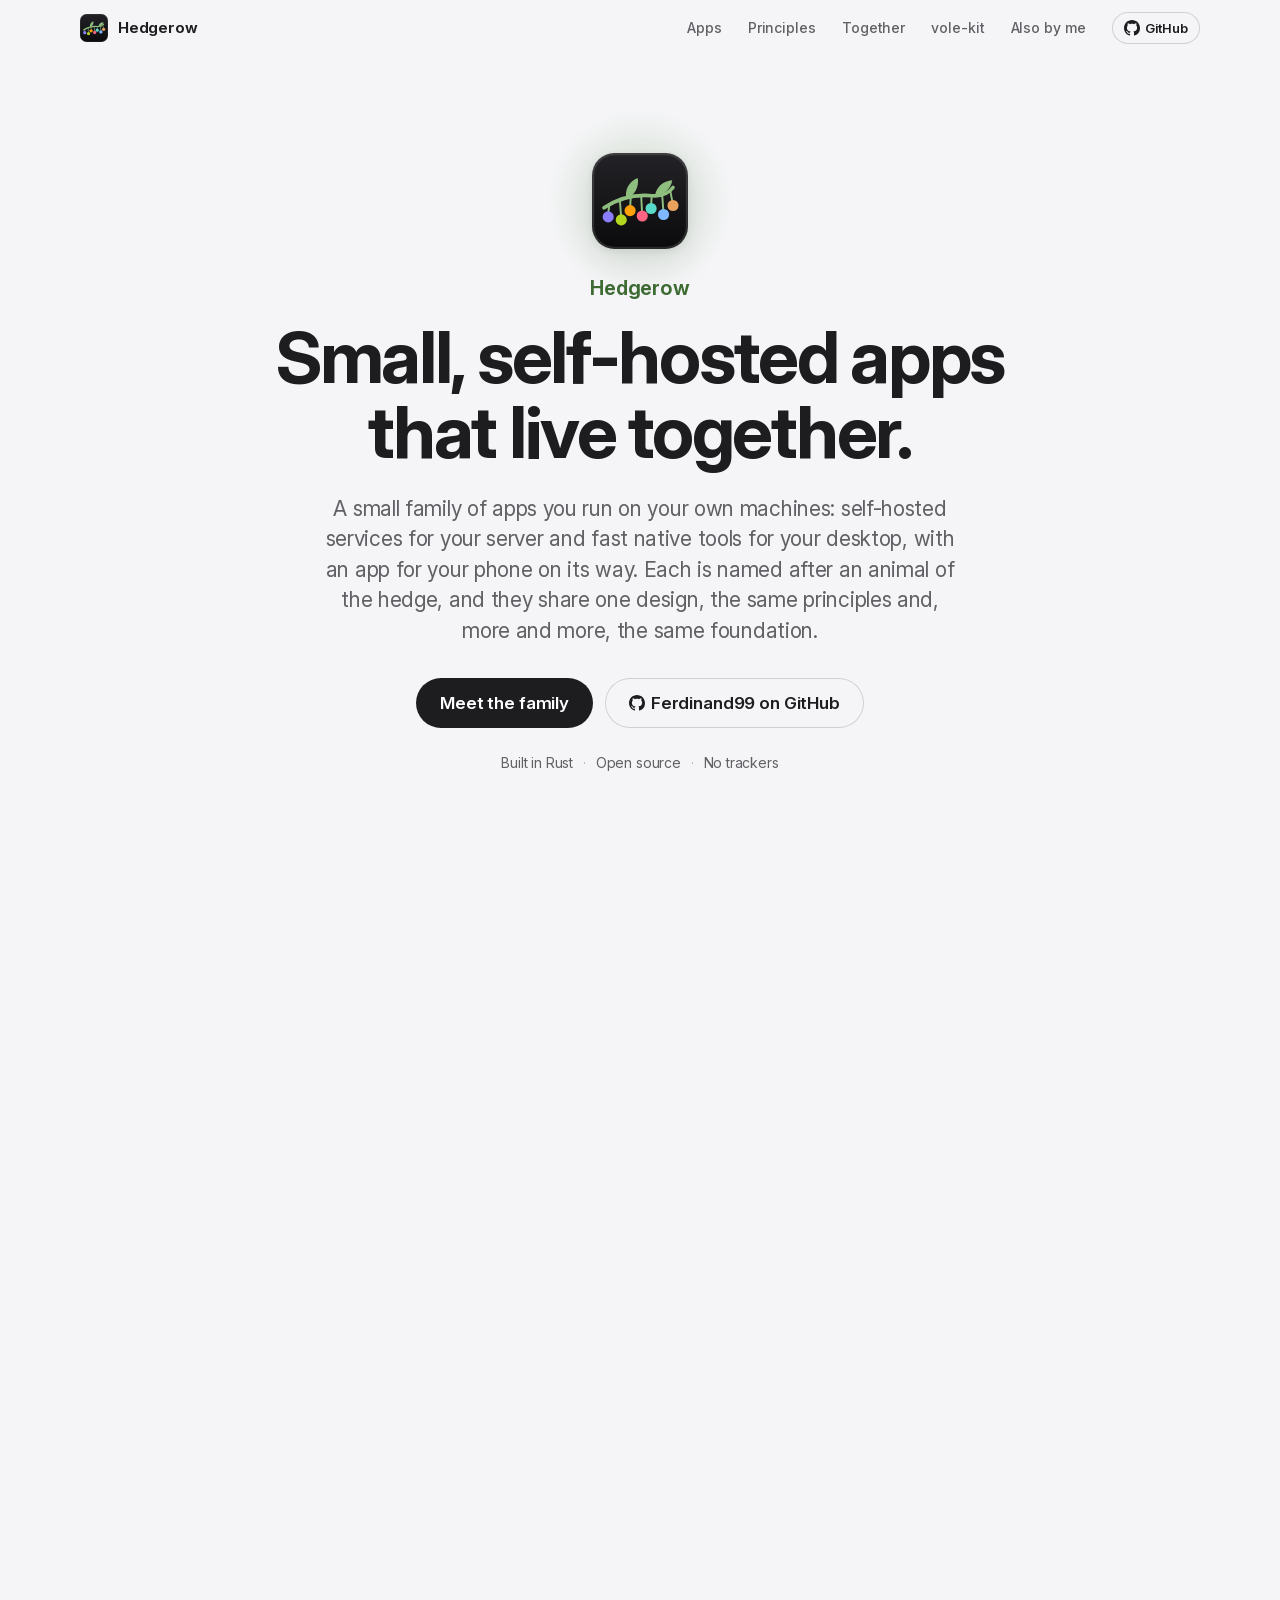
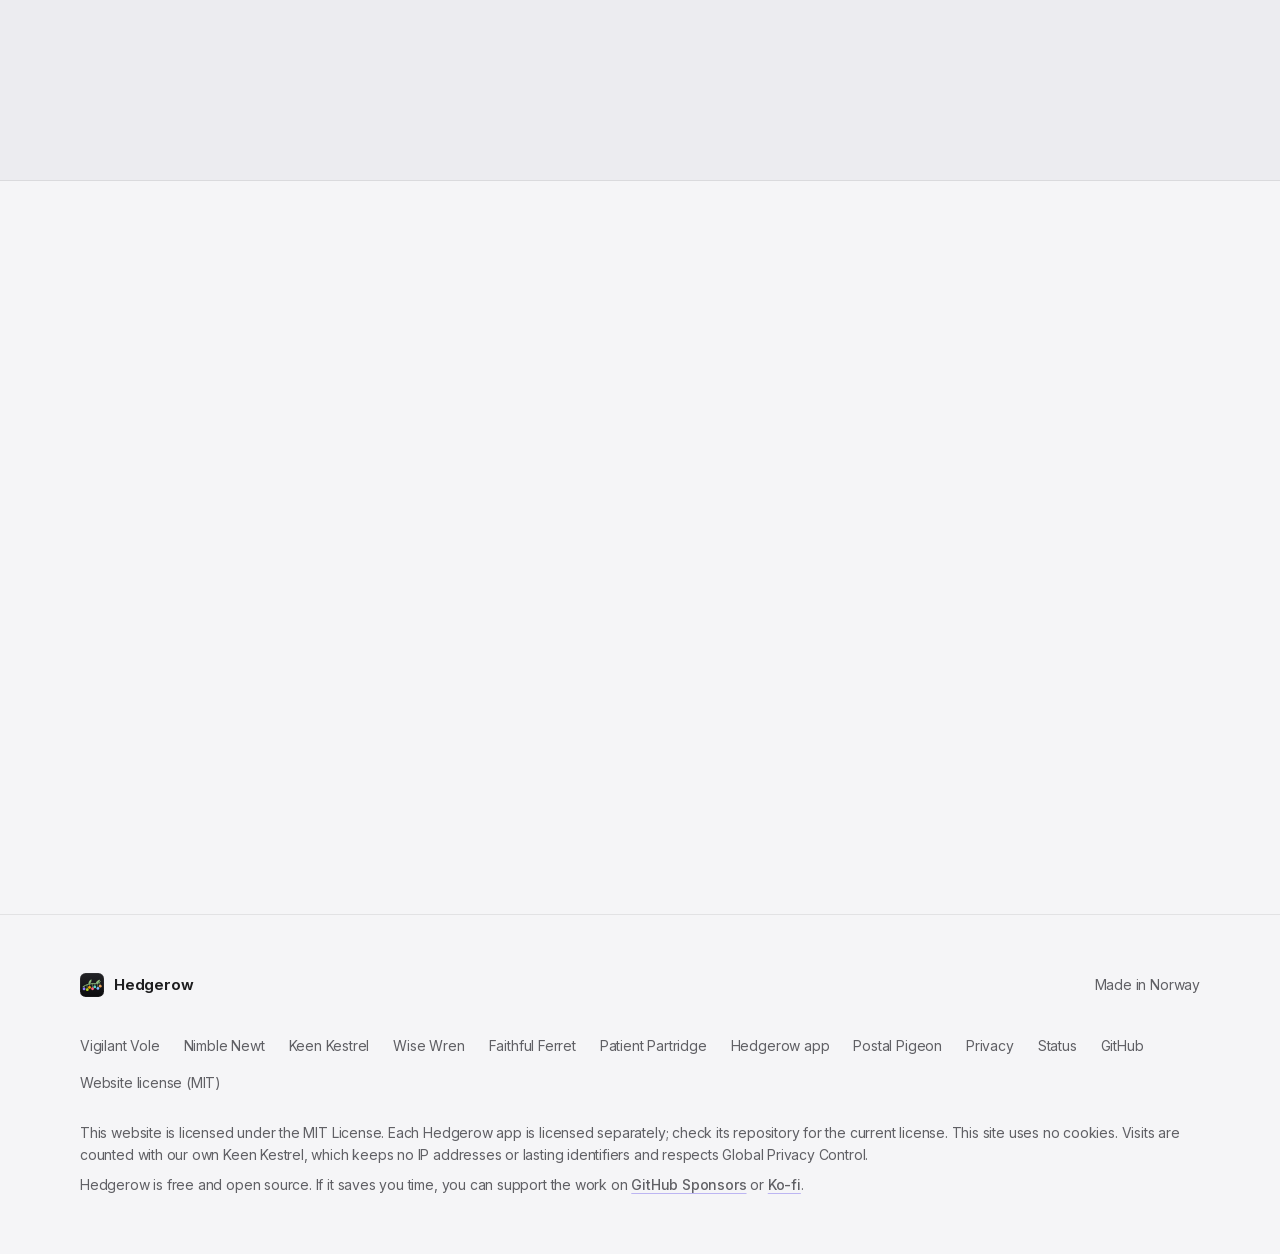
<file: site/index.html>
<!doctype html>
<html lang="en">
  <head>
    <meta charset="utf-8" />
    <meta name="viewport" content="width=device-width, initial-scale=1, viewport-fit=cover" />
    <meta
      http-equiv="Content-Security-Policy"
      content="default-src 'none'; script-src 'self' 'sha256-WZRJfWvsnNCPcxzZwvyhovnZGqhZaC+8gPGPRbx6wTk=' https://kestrel.hedgerow.tools; style-src 'self'; img-src 'self'; font-src 'self'; connect-src https://kestrel.hedgerow.tools; base-uri 'self'; form-action 'none'"
    />
    <title>Hedgerow — small, self-hosted apps that live together</title>
    <meta
      name="description"
      content="Hedgerow is a family of self-hosted apps and native tools: Vigilant Vole for uptime monitoring, Nimble Newt for editing text, Keen Kestrel for error tracking and analytics, Wise Wren for container updates, and the Postal Pigeon push relay. Faithful Ferret, a password manager, Patient Partridge, a PDF reader, and the Hedgerow phone app are in development. Rust, SQLite, privacy first, with each project's license documented separately."
    />
    <script>document.documentElement.classList.add("js");</script>
    <link rel="canonical" href="https://hedgerow.tools/" />
    <link rel="icon" href="favicon.svg" type="image/svg+xml" />
    <link rel="icon" href="favicon.png" type="image/png" sizes="48x48" />
    <link rel="apple-touch-icon" href="apple-touch-icon.png" />
    <meta name="color-scheme" content="light dark" />
    <meta name="theme-color" content="#0b0b0d" media="(prefers-color-scheme: dark)" />
    <meta name="theme-color" content="#f5f5f7" media="(prefers-color-scheme: light)" />
    <meta property="og:type" content="website" />
    <meta property="og:url" content="https://hedgerow.tools/" />
    <meta property="og:site_name" content="Hedgerow" />
    <meta property="og:title" content="Hedgerow — small, self-hosted apps that live together" />
    <meta
      property="og:description"
      content="Vigilant Vole, Nimble Newt, Keen Kestrel, Wise Wren and the Postal Pigeon push relay, with Faithful Ferret, Patient Partridge and a Hedgerow phone app in development: small apps for your own machines, with no trackers."
    />
    <meta property="og:image" content="https://hedgerow.tools/og-image.png" />
    <meta property="og:image:type" content="image/png" />
    <meta property="og:image:width" content="1200" />
    <meta property="og:image:height" content="630" />
    <meta property="og:image:alt" content="The Hedgerow mark, a sprig with seven berries, one for each app, next to the tagline “Small, self-hosted apps that live together” and the icons of Vigilant Vole, Nimble Newt, Keen Kestrel and Wise Wren." />
    <meta name="twitter:card" content="summary_large_image" />
    <meta name="twitter:title" content="Hedgerow — small, self-hosted apps that live together" />
    <meta
      name="twitter:description"
      content="Vigilant Vole, Nimble Newt, Keen Kestrel, Wise Wren and the Postal Pigeon push relay, with Faithful Ferret, Patient Partridge and a Hedgerow phone app in development: small apps for your own machines, with no trackers."
    />
    <meta name="twitter:image" content="https://hedgerow.tools/og-image.png" />
    <link rel="preload" href="fonts/InterVariable.woff2" as="font" type="font/woff2" crossorigin />
    <link rel="stylesheet" href="styles.css" />
    <script type="application/ld+json">
      {
        "@context": "https://schema.org",
        "@type": "WebSite",
        "name": "Hedgerow",
        "url": "https://hedgerow.tools/",
        "description": "A small family of self-hosted services and native tools: Vigilant Vole, Nimble Newt, Keen Kestrel, Wise Wren and the Postal Pigeon push relay, with the password manager Faithful Ferret, the PDF reader and editor Patient Partridge and the Hedgerow phone app in development.",
        "image": "https://hedgerow.tools/og-image.png",
        "author": { "@type": "Person", "name": "Ferdinand99", "url": "https://github.com/Ferdinand99" }
      }
    </script>
    <script src="app.js" defer></script>
    <script defer src="https://kestrel.hedgerow.tools/js/k.js" data-key="90daafcccde19016b43c733b040b6863"></script>
  </head>
  <body>
    <svg width="0" height="0" class="vh" aria-hidden="true" focusable="false">
      <symbol id="gh" viewBox="0 0 16 16">
        <path d="M8 0C3.58 0 0 3.58 0 8c0 3.54 2.29 6.53 5.47 7.59.4.07.55-.17.55-.38 0-.19-.01-.82-.01-1.49-2.01.37-2.53-.49-2.69-.94-.09-.23-.48-.94-.82-1.13-.28-.15-.68-.52-.01-.53.63-.01 1.08.58 1.23.82.72 1.21 1.87.87 2.33.66.07-.52.28-.87.51-1.07-1.78-.2-3.64-.89-3.64-3.95 0-.87.31-1.59.82-2.15-.08-.2-.36-1.02.08-2.12 0 0 .67-.21 2.2.82.64-.18 1.32-.27 2-.27.68 0 1.36.09 2 .27 1.53-1.04 2.2-.82 2.2-.82.44 1.1.16 1.92.08 2.12.51.56.82 1.27.82 2.15 0 3.07-1.87 3.75-3.65 3.95.29.25.54.73.54 1.48 0 1.07-.01 1.93-.01 2.2 0 .21.15.46.55.38A8.01 8.01 0 0 0 16 8c0-4.42-3.58-8-8-8z" />
      </symbol>
    </svg>

    <a class="skip" href="#main">Skip to content</a>

    <header class="topbar" id="top">
      <div class="wrap topbar-inner">
        <a class="brand" href="#top">
          <img src="favicon.svg" alt="" width="28" height="28" />
          <span>Hedgerow</span>
        </a>

        <button class="nav-toggle" type="button" aria-label="Menu" aria-expanded="false" aria-controls="topnav" hidden>
          <span></span><span></span>
        </button>

        <nav class="topnav" id="topnav" aria-label="Main">
          <a class="topnav-link" href="#apps">Apps</a>
          <a class="topnav-link" href="#principles">Principles</a>
          <a class="topnav-link" href="#together">Together</a>
          <a class="topnav-link" href="#vole-kit">vole-kit</a>
          <a class="topnav-link" href="#also">Also by me</a>
          <a class="btn btn-ghost btn-sm" href="https://github.com/Ferdinand99" aria-label="Ferdinand99 on GitHub">
            <svg class="gh-mark" aria-hidden="true"><use href="#gh"></use></svg>
            <span>GitHub</span>
          </a>
        </nav>
      </div>
    </header>

    <main id="main">
      <!-- Hero ============================================================ -->
      <section class="hero" aria-labelledby="hero-title">
        <div class="wrap">
          <div class="hero-copy">
            <div class="hero-icon">
              <img src="favicon.svg" width="96" height="96" alt="" />
            </div>
            <h1 id="hero-title">
              <span class="kicker">Hedgerow</span>
              <span class="display">Small, <span class="nw">self-hosted</span> apps<br class="br-wide" /> that live together.</span>
            </h1>
            <p class="lead">
              A small family of apps you run on your own machines: self-hosted services for your
              server and fast native tools for your desktop, with an app for your phone on its way.
              Each is named after an animal of the hedge, and they share one design, the same
              principles and, more and more, the same foundation.
            </p>
            <div class="hero-actions">
              <a class="btn btn-primary btn-lg" href="#apps">Meet the family</a>
              <a class="btn btn-ghost btn-lg" href="https://github.com/Ferdinand99">
                <svg class="gh-mark" aria-hidden="true"><use href="#gh"></use></svg>
                <span>Ferdinand99 on GitHub</span>
              </a>
            </div>
            <p class="hero-meta"><span>Built in Rust</span><span>Open source</span><span>No trackers</span></p>
          </div>
        </div>
      </section>

      <!-- The family ======================================================= -->
      <section class="section" id="apps" aria-labelledby="apps-title">
        <div class="wrap">
          <header class="section-head center reveal">
            <p class="eyebrow">The family</p>
            <h2 class="headline" id="apps-title">Five animals, and two more on their way.</h2>
            <p class="sub">
              A hedgerow is a living fence of shrubs and trees, and home to a crowd of animals. The
              vole lives at its foot, the kestrel hunts along it, the newt hides in its damp corners
              and the wren nests in its tangles. Each Hedgerow app is one of them, with a job of its
              own, and the ferret and the partridge are the next to join.
            </p>
          </header>

          <ul class="apps">
            <li class="card app app-vole reveal">
              <div class="app-head">
                <img class="app-icon" src="assets/apps/vigilant-vole.svg" width="56" height="56" alt="" />
                <span class="pill status-up"><span class="dot"></span>Released</span>
              </div>
              <h3 class="app-name">Vigilant Vole</h3>
              <p class="app-kind">Uptime monitoring</p>
              <p class="app-pitch">
                A lightweight, self-hosted uptime monitor in the spirit of Uptime Kuma: 30 monitor
                types, status pages, smart alerts to 40 notification providers, and remote agents
                that can confirm an outage before you are alerted.
              </p>
              <p class="app-runs"><span class="app-runs-label">Runs on</span> Docker · Unraid · Proxmox · Linux</p>
              <div class="app-links">
                <a class="btn btn-sm" href="https://hedgerow.tools/Vigilant-Vole/">Website<span class="vh"> of Vigilant Vole</span></a>
                <a class="btn btn-ghost btn-sm" href="https://github.com/Ferdinand99/Vigilant-Vole">
                  <svg class="gh-mark" aria-hidden="true"><use href="#gh"></use></svg>
                  <span>GitHub<span class="vh">: Vigilant Vole</span></span>
                </a>
              </div>
            </li>

            <li class="card app app-newt reveal d1">
              <div class="app-head">
                <img class="app-icon" src="assets/apps/nimble-newt.svg" width="56" height="56" alt="" />
                <span class="pill status-up"><span class="dot"></span>Released</span>
              </div>
              <h3 class="app-name">Nimble Newt</h3>
              <p class="app-kind">Text editor · desktop app</p>
              <p class="app-pitch">
                A fast, modern text editor with the simplicity of Notepad++ in a small native app.
                Tabs that survive a restart, find in files, multiple cursors, macros, and files over
                256 MB opened in an instant for reading.
              </p>
              <p class="app-runs"><span class="app-runs-label">Runs on</span> Windows · macOS</p>
              <div class="app-links">
                <a class="btn btn-sm" href="https://hedgerow.tools/Nimble-Newt/">Website<span class="vh"> of Nimble Newt</span></a>
                <a class="btn btn-ghost btn-sm" href="https://github.com/Ferdinand99/Nimble-Newt">
                  <svg class="gh-mark" aria-hidden="true"><use href="#gh"></use></svg>
                  <span>GitHub<span class="vh">: Nimble Newt</span></span>
                </a>
              </div>
            </li>

            <li class="card app app-kestrel reveal d2">
              <div class="app-head">
                <img class="app-icon" src="assets/apps/keen-kestrel.svg" width="56" height="56" alt="" />
                <span class="pill status-up"><span class="dot"></span>Early release</span>
              </div>
              <h3 class="app-name">Keen Kestrel</h3>
              <p class="app-kind">Error tracking and analytics</p>
              <p class="app-pitch">
                Self-hosted error tracking that works with the official Sentry SDKs, and analytics
                for your apps and sites without cookies or stored IP addresses. Out as an early release:
                a Docker image, with an Unraid template.
              </p>
              <p class="app-runs"><span class="app-runs-label">Runs on</span> Docker · Unraid · Proxmox and Linux planned</p>
              <p class="app-runs"><span class="app-runs-label">For apps</span> <a href="https://hedgerow.tools/KestrelKit/">KestrelKit</a>, a Swift package for iOS and macOS</p>
              <div class="app-links">
                <a class="btn btn-sm" href="https://hedgerow.tools/Keen-Kestrel/">Website<span class="vh"> of Keen Kestrel</span></a>
                <a class="btn btn-ghost btn-sm" href="https://github.com/Ferdinand99/Keen-Kestrel">
                  <svg class="gh-mark" aria-hidden="true"><use href="#gh"></use></svg>
                  <span>GitHub<span class="vh">: Keen Kestrel</span></span>
                </a>
              </div>
            </li>

            <li class="card app app-wren reveal d3">
              <div class="app-head">
                <img class="app-icon" src="assets/apps/wise-wren.svg" width="56" height="56" alt="" />
                <span class="pill status-up"><span class="dot"></span>Early release</span>
              </div>
              <h3 class="app-name">Wise Wren</h3>
              <p class="app-kind">Container updates</p>
              <p class="app-pitch">
                Keeps your Docker containers up to date without surprises: it updates only what you
                approve, with a snapshot first, a health check after and a rollback if it fails.
                Out as an early release: Docker images for the server and its agent, with Unraid templates.
              </p>
              <p class="app-runs"><span class="app-runs-label">Runs on</span> Docker today · tested on Unraid, other Linux best-effort</p>
              <div class="app-links">
                <a class="btn btn-sm" href="https://hedgerow.tools/Wise-Wren/">Website<span class="vh"> of Wise Wren</span></a>
                <a class="btn btn-ghost btn-sm" href="https://github.com/Ferdinand99/Wise-Wren">
                  <svg class="gh-mark" aria-hidden="true"><use href="#gh"></use></svg>
                  <span>GitHub<span class="vh">: Wise Wren</span></span>
                </a>
              </div>
            </li>

            <li class="card app app-pigeon reveal">
              <div class="app-head">
                <img class="app-icon" src="assets/apps/postal-pigeon.png" width="56" height="56" alt="" decoding="async" />
                <span class="pill status-up"><span class="dot"></span>Live</span>
              </div>
              <h3 class="app-name">Postal Pigeon</h3>
              <p class="app-kind">Push relay</p>
              <p class="app-pitch">
                The Hedgerow push relay: it lets your self-hosted servers send content-free push
                notifications to the iOS apps. The notification only says there is something new,
                and the app fetches the details from your own server. Android doesn’t need it,
                because it uses UnifiedPush.
              </p>
              <p class="app-runs"><span class="app-runs-label">For</span> the Hedgerow app and Faithful Ferret on iOS</p>
              <div class="app-links">
                <a class="btn btn-sm" href="https://hedgerow.tools/Postal-Pigeon/">Website<span class="vh"> of Postal Pigeon</span></a>
                <a class="btn btn-ghost btn-sm" href="https://github.com/Ferdinand99/Postal-Pigeon">
                  <svg class="gh-mark" aria-hidden="true"><use href="#gh"></use></svg>
                  <span>GitHub<span class="vh">: Postal Pigeon</span></span>
                </a>
              </div>
            </li>

            <li class="card app app-ferret reveal">
              <div class="app-head">
                <img class="app-icon" src="assets/apps/faithful-ferret.svg" width="56" height="56" alt="" />
                <span class="pill pill-soon"><span class="dot"></span>In development</span>
              </div>
              <h3 class="app-name">Faithful Ferret</h3>
              <p class="app-kind">Password manager</p>
              <p class="app-pitch">
                A self-hosted, zero-knowledge password manager: your vault is encrypted on your own
                devices and the server only stores ciphertext. Planned with passkeys, one-time codes,
                a full web vault, browser extensions and iOS and Android apps. In development
                (v0.5.0): the server and web vault work end to end in testing, with safe sync,
                recovery with a printed emergency sheet, encrypted export, import and automatic
                backups. Not ready for real passwords yet, and there has been no external security
                audit.
              </p>
              <p class="app-runs"><span class="app-runs-label">Runs on</span> Docker · Unraid (planned)</p>
              <div class="app-links">
                <a class="btn btn-sm" href="https://hedgerow.tools/Faithful-Ferret/">Website<span class="vh"> of Faithful Ferret</span></a>
                <a class="btn btn-ghost btn-sm" href="https://github.com/Ferdinand99/Faithful-Ferret">
                  <svg class="gh-mark" aria-hidden="true"><use href="#gh"></use></svg>
                  <span>GitHub<span class="vh">: Faithful Ferret</span></span>
                </a>
              </div>
            </li>

            <li class="card app app-partridge reveal d1">
              <div class="app-head">
                <img class="app-icon" src="assets/apps/patient-partridge.svg" width="56" height="56" alt="" />
                <span class="pill pill-soon"><span class="dot"></span>Early release</span>
              </div>
              <h3 class="app-name">Patient Partridge</h3>
              <p class="app-kind">PDF reader and editor</p>
              <p class="app-pitch">
                An open source PDF reader and editor for your desktop, meant to be fast and small,
                with no account, no cloud and no tracking. Early release 0.1.0: reading works today, and editing tools are planned.
              </p>
              <p class="app-runs"><span class="app-runs-label">Runs on</span> Windows · macOS · Linux</p>
              <div class="app-links">
                <a class="btn btn-sm" href="https://hedgerow.tools/Patient-Partridge/">Website<span class="vh"> of Patient Partridge</span></a>
                <a class="btn btn-ghost btn-sm" href="https://github.com/Ferdinand99/Patient-Partridge">
                  <svg class="gh-mark" aria-hidden="true"><use href="#gh"></use></svg>
                  <span>GitHub<span class="vh">: Patient Partridge</span></span>
                </a>
              </div>
            </li>
          </ul>

          <div class="apps-sub reveal">
            <p class="apps-sub-title">On your phone.</p>
            <p>
              The Hedgerow app is in development. It brings your servers together on a phone.
            </p>
          </div>

          <ul class="apps">
            <li class="card app app-hedgerow reveal">
              <div class="app-head">
                <img class="app-icon" src="favicon.svg" width="56" height="56" alt="" />
                <span class="pill pill-soon"><span class="dot"></span>In development</span>
              </div>
              <h3 class="app-name">Hedgerow app</h3>
              <p class="app-kind">One app for your Hedgerow servers</p>
              <p class="app-pitch">
                A native app for iPhone, iPad and Android that brings Vigilant Vole, Keen Kestrel
                and Wise Wren together: an overview, your monitors, issues and updates, and quick
                actions. It talks only to your own servers, with an API token. Not ready to use yet.
              </p>
              <p class="app-runs"><span class="app-runs-label">Runs on</span> iOS · iPadOS · Android (APK from GitHub Releases)</p>
              <div class="app-links">
                <a class="btn btn-sm" href="https://hedgerow.tools/Hedgerow-App/">Website<span class="vh"> of the Hedgerow app</span></a>
                <a class="btn btn-ghost btn-sm" href="https://github.com/Ferdinand99/Hedgerow-App">
                  <svg class="gh-mark" aria-hidden="true"><use href="#gh"></use></svg>
                  <span>GitHub<span class="vh">: Hedgerow app</span></span>
                </a>
              </div>
            </li>
          </ul>
        </div>
      </section>

      <!-- Principles ======================================================= -->
      <section class="section section-alt" id="principles" aria-labelledby="principles-title">
        <div class="wrap">
          <header class="section-head reveal">
            <p class="eyebrow">Principles</p>
            <h2 class="headline" id="principles-title">What they share.</h2>
            <p class="sub">
              Different jobs, the same habits. Whichever animal you pick, this is what you can
              expect from it.
            </p>
          </header>

          <ul class="grid grid-4">
            <li class="card feature reveal">
              <span class="list-icon"><svg class="icon" aria-hidden="true"><use href="assets/icons.svg#server"></use></svg></span>
              <h3>On your own machines</h3>
              <p>Services on your own server, tools on your own computer. No account, no cloud in between, and your data stays where you put it.</p>
            </li>
            <li class="card feature reveal d1">
              <span class="list-icon"><svg class="icon" aria-hidden="true"><use href="assets/icons.svg#bolt"></use></svg></span>
              <h3>Small, in Rust</h3>
              <p>One Rust binary per service and a small native app on the desktop. Quick to start and light on memory.</p>
            </li>
            <li class="card feature reveal d2">
              <span class="list-icon"><svg class="icon" aria-hidden="true"><use href="assets/icons.svg#archive"></use></svg></span>
              <h3>SQLite, nothing else</h3>
              <p>The services keep their data in SQLite. No Postgres, Redis or queue to look after, and one folder to back up.</p>
            </li>
            <li class="card feature reveal d3">
              <span class="list-icon"><svg class="icon" aria-hidden="true"><use href="assets/icons.svg#eye-off"></use></svg></span>
              <h3>Privacy first</h3>
              <p>No ads and no third-party trackers. Where an app counts visitors, it does so without cookies, and these sites count theirs with our own Keen Kestrel.</p>
            </li>
            <li class="card feature reveal">
              <span class="list-icon"><svg class="icon" aria-hidden="true"><use href="assets/icons.svg#sliders"></use></svg></span>
              <h3>One design</h3>
              <p>An Apple-inspired design system shared across the family: dark and light themes, Inter, keyboard and screen reader support, AA contrast.</p>
            </li>
            <li class="card feature reveal d1">
              <span class="list-icon"><svg class="icon" aria-hidden="true"><use href="assets/icons.svg#globe"></use></svg></span>
              <h3>26 languages</h3>
              <p>The same 26 interface languages, right-to-left included, so a term means the same thing in every app.</p>
            </li>
            <li class="card feature reveal d2">
              <span class="list-icon"><svg class="icon" aria-hidden="true"><use href="assets/icons.svg#download"></use></svg></span>
              <h3>Easy to install</h3>
              <p>Docker, Unraid, Proxmox and plain Linux for the services; installers for Windows and macOS for the editor.</p>
            </li>
            <li class="card feature reveal d3">
              <span class="list-icon"><svg class="icon" aria-hidden="true"><use href="assets/icons.svg#code"></use></svg></span>
              <h3>Open source</h3>
              <p>Each project has its own license. Check the app's repository for the current terms.</p>
            </li>
          </ul>
        </div>
      </section>

      <!-- Together ========================================================= -->
      <section class="section" id="together" aria-labelledby="together-title">
        <div class="wrap">
          <header class="section-head reveal">
            <p class="eyebrow">Together</p>
            <h2 class="headline" id="together-title">How they work together.</h2>
            <p class="sub">
              A family should be more than a shared colour scheme. Here is what’s true today, and
              what’s being built.
            </p>
          </header>

          <ul class="links">
            <li class="card link-card reveal">
              <div class="link-head">
                <span class="list-icon status-up"><svg class="icon" aria-hidden="true"><use href="assets/icons.svg#sliders"></use></svg></span>
                <span class="pill status-up"><span class="dot"></span>Today</span>
              </div>
              <h3 class="title">One design system</h3>
              <p>
                The same tokens, components, icons and typeface, written down once in Vigilant Vole’s
                <a href="https://github.com/Ferdinand99/Vigilant-Vole/blob/main/docs/design-system.md">design system</a>.
                Learn one app and the next feels familiar. Keen Kestrel and Wise Wren are built on it.
              </p>
            </li>
            <li class="card link-card reveal d1">
              <div class="link-head">
                <span class="list-icon status-accent"><svg class="icon" aria-hidden="true"><use href="assets/icons.svg#box"></use></svg></span>
                <span class="pill status-up"><span class="dot"></span>Today</span>
              </div>
              <h3 class="title">A shared foundation, <span class="mono nw">vole-kit</span></h3>
              <p>
                Vigilant Vole, Keen Kestrel and Wise Wren share one Rust crate, carved out of Vigilant Vole:
                sign-in with passwords, two-factor and passkeys, users and API tokens, settings,
                translations, the database plumbing, security headers and the design system.
              </p>
            </li>
            <li class="card link-card reveal d2">
              <div class="link-head">
                <span class="list-icon status-up"><svg class="icon" aria-hidden="true"><use href="assets/icons.svg#bell"></use></svg></span>
                <span class="pill status-up"><span class="dot"></span>Today</span>
              </div>
              <h3 class="title">The same alert channels</h3>
              <p>
                Keen Kestrel and Wise Wren send their alerts through the same notification providers as
                Vigilant Vole, about 40 of them, from Discord and Slack to ntfy, email and webhooks,
                set up the same way everywhere, with their secrets encrypted at rest.
              </p>
            </li>
          </ul>

          <div class="diagram reveal" role="img" aria-label="Diagram: Vigilant Vole and Keen Kestrel build on vole-kit, a shared Rust crate; Wise Wren does too. Nimble Newt shares the design system and the principles.">
            <div class="node node-vole">
              <img src="assets/apps/vigilant-vole.svg" width="32" height="32" alt="" />
              <span>Vigilant Vole</span>
            </div>
            <div class="node node-kit">
              <span class="mono">vole-kit</span>
              <small>shared Rust crate</small>
            </div>
            <div class="node node-kestrel">
              <img src="assets/apps/keen-kestrel.svg" width="32" height="32" alt="" />
              <span>Keen Kestrel</span>
            </div>
          </div>
          <p class="diagram-note reveal">
            Nimble Newt is a desktop app, so it shares the design and the principles rather than the
            server foundation. Wise Wren builds on vole-kit too, and opens
            maintenance windows in Vigilant Vole while it updates your containers.
          </p>
        </div>
      </section>

      <!-- vole-kit ========================================================= -->
      <section class="section section-alt" id="vole-kit" aria-labelledby="vole-kit-title">
        <div class="wrap">
          <header class="section-head reveal">
            <p class="eyebrow">Under the hood</p>
            <h2 class="headline" id="vole-kit-title"><span class="mono nw">vole-kit</span>, the shared foundation.</h2>
            <p class="sub">
              One Rust crate that Vigilant Vole, Keen Kestrel and Wise Wren are built on. Fix something
              once, and every app gets it with its next release.
            </p>
          </header>

          <ul class="grid grid-4">
            <li class="card feature reveal">
              <span class="list-icon"><svg class="icon" aria-hidden="true"><use href="assets/icons.svg#key"></use></svg></span>
              <h3>Sign-in, passkeys and 2FA</h3>
              <p>Argon2 passwords, passkeys, TOTP with recovery codes, and sessions you can sign out everywhere.</p>
            </li>
            <li class="card feature reveal d1">
              <span class="list-icon"><svg class="icon" aria-hidden="true"><use href="assets/icons.svg#users"></use></svg></span>
              <h3>Users, roles and API tokens</h3>
              <p>Admin, editor and viewer roles, and expiring read or write API tokens with scopes.</p>
            </li>
            <li class="card feature reveal d2">
              <span class="list-icon"><svg class="icon" aria-hidden="true"><use href="assets/icons.svg#bell"></use></svg></span>
              <h3>About 40 alert channels</h3>
              <p>Discord, Slack, ntfy, email, webhooks and more, set up the same way in every app, with their secrets encrypted at rest.</p>
            </li>
            <li class="card feature reveal d3">
              <span class="list-icon"><svg class="icon" aria-hidden="true"><use href="assets/icons.svg#globe"></use></svg></span>
              <h3>26 languages</h3>
              <p>Every screen in 26 languages, right-to-left included, and a site language under Settings → General.</p>
            </li>
            <li class="card feature reveal">
              <span class="list-icon"><svg class="icon" aria-hidden="true"><use href="assets/icons.svg#shield-check"></use></svg></span>
              <h3>Secure by default</h3>
              <p>CSRF protection, a strict Content-Security-Policy, security headers and rate limits on sign-in.</p>
            </li>
            <li class="card feature reveal d1">
              <span class="list-icon"><svg class="icon" aria-hidden="true"><use href="assets/icons.svg#code"></use></svg></span>
              <h3>API, OpenAPI and MCP</h3>
              <p>A browsable REST API reference, an OpenAPI 3.1 document and MCP tools for coding assistants.</p>
            </li>
            <li class="card feature reveal d2">
              <span class="list-icon"><svg class="icon" aria-hidden="true"><use href="assets/icons.svg#archive"></use></svg></span>
              <h3>SQLite with safe upgrades</h3>
              <p>Migrations take a backup first, and an older version refuses a database it doesn’t understand.</p>
            </li>
            <li class="card feature reveal d3">
              <span class="list-icon"><svg class="icon" aria-hidden="true"><use href="assets/icons.svg#sliders"></use></svg></span>
              <h3>One design system</h3>
              <p>The same components, icons and dark and light themes, so the next app already feels familiar.</p>
            </li>
          </ul>
          <p class="diagram-note reveal">
            How it’s put together, and how an app moves to a new version:
            <a href="https://github.com/Ferdinand99/Vigilant-Vole/blob/main/docs/vole-kit.md">docs/vole-kit.md</a>.
          </p>
        </div>
      </section>

      <!-- Also by me ======================================================= -->
      <section class="section" id="also" aria-labelledby="also-title">
        <div class="wrap">
          <header class="section-head reveal">
            <h2 class="headline" id="also-title">Also by me.</h2>
            <p class="sub">Projects outside the Hedgerow family, with names and homes of their own.</p>
          </header>

          <ul class="others">
            <li class="card other reveal">
              <img class="other-icon" src="assets/apps/sylo.svg" width="56" height="56" alt="" decoding="async" />
              <div class="other-body">
                <h3 class="app-name">Sylo</h3>
                <p class="other-kind">Discord and Fluxer bot</p>
                <p>
                  A multi-function Discord and Fluxer bot with a MEE6-style web dashboard. Add the
                  hosted instance in one click, or self-host it with Docker or Unraid.
                </p>
                <p class="other-meta">MIT licensed · Node.js</p>
                <div class="app-links">
                  <a class="btn btn-sm" href="https://sylobot.com">Website<span class="vh"> of Sylo</span></a>
                  <a class="btn btn-ghost btn-sm" href="https://docs.sylobot.com">Docs<span class="vh"> for Sylo</span></a>
                  <a class="btn btn-ghost btn-sm" href="https://github.com/Ferdinand99/Sylo">
                    <svg class="gh-mark" aria-hidden="true"><use href="#gh"></use></svg>
                    <span>GitHub<span class="vh">: Sylo</span></span>
                  </a>
                </div>
              </div>
            </li>
            <li class="card other reveal d1">
              <picture>
                <source type="image/webp" srcset="assets/apps/subtrack.webp" />
                <img class="other-icon" src="assets/apps/subtrack.png" width="56" height="56" alt="" decoding="async" />
              </picture>
              <div class="other-body">
                <h3 class="app-name">Subtrack</h3>
                <p class="other-kind">iPhone and iPad app</p>
                <p>
                  Keeps track of your subscriptions: what they cost per month and per year, when they
                  renew, reminders before a renewal or a free trial ends, and what you’ve saved on the
                  ones you cancelled. Syncs through your own private iCloud, with no tracking.
                </p>
                <p class="other-meta">Source-available, not open source · Norwegian interface · iOS 17+</p>
                <div class="app-links">
                  <a class="btn btn-sm" href="https://testflight.apple.com/join/8FeKEaUj">TestFlight<span class="vh">: try the Subtrack beta</span></a>
                  <a class="btn btn-ghost btn-sm" href="https://github.com/Opland-Tech-Nettverk/Subtrack">
                    <svg class="gh-mark" aria-hidden="true"><use href="#gh"></use></svg>
                    <span>GitHub<span class="vh">: Subtrack</span></span>
                  </a>
                </div>
              </div>
            </li>
          </ul>
        </div>
      </section>
    </main>

    <footer class="footer">
      <div class="wrap">
        <div class="footer-top">
          <a class="brand" href="#top">
            <img src="favicon.svg" alt="" width="24" height="24" loading="lazy" />
            <span>Hedgerow</span>
          </a>
          <span>Made in Norway</span>
        </div>
        <nav aria-label="Family links">
          <ul class="footer-links">
            <li><a href="https://hedgerow.tools/Vigilant-Vole/">Vigilant Vole</a></li>
            <li><a href="https://hedgerow.tools/Nimble-Newt/">Nimble Newt</a></li>
            <li><a href="https://hedgerow.tools/Keen-Kestrel/">Keen Kestrel</a></li>
            <li><a href="https://hedgerow.tools/Wise-Wren/">Wise Wren</a></li>
            <li><a href="https://hedgerow.tools/Faithful-Ferret/">Faithful Ferret</a></li>
            <li><a href="https://hedgerow.tools/Patient-Partridge/">Patient Partridge</a></li>
            <li><a href="https://hedgerow.tools/Hedgerow-App/">Hedgerow app</a></li>
            <li><a href="https://hedgerow.tools/Postal-Pigeon/">Postal Pigeon</a></li>
            <li><a href="privacy/">Privacy</a></li>
            <li><a href="https://status.hedgerow.tools/">Status</a></li>
            <li><a href="https://github.com/Ferdinand99">GitHub</a></li>
            <li><a href="https://github.com/Ferdinand99/Ferdinand99.github.io/blob/main/LICENSE">Website license (MIT)</a></li>
          </ul>
        </nav>
        <p>
          This website is licensed under the MIT License. Each Hedgerow app is licensed separately;
          check its repository for the current license. This site uses no cookies. Visits are counted
          with our own Keen Kestrel, which keeps no IP addresses or lasting identifiers and respects
          Global Privacy Control.
        </p>
        <p class="sibling">
          Hedgerow is free and open source. If it saves you time, you can support the work on
          <a href="https://github.com/sponsors/Ferdinand99">GitHub Sponsors</a> or
          <a href="https://ko-fi.com/ferdinand99">Ko-fi</a>.
        </p>
      </div>
    </footer>
  </body>
</html>
</file>
<file: site/styles.css>
/* ==========================================================================
   Hedgerow — the family hub
   No build step, no third-party requests. Tokens and components come from the
   family design system (Vigilant Vole's docs/design-system.md, also used by
   the Nimble Newt and Keen Kestrel sites), so the hub reads as their sibling.
   Hedgerow's own accent is a calm hedge green, used sparingly; each app card
   wears that app's colour instead.

    1. Font
    2. Tokens (family) + hub tokens
    3. Base
    4. Typography
    5. Buttons
    6. Cards, list icons, pills
    7. Hub: nav, hero, sections, app cards, principles, together, also by me,
       footer, 404
    8. Motion, responsive, preferences
   ========================================================================== */

/* 1. Font ----------------------------------------------------------------- */
@font-face {
  font-family: "InterVariable";
  src: url("fonts/InterVariable.woff2") format("woff2");
  font-weight: 100 900;
  font-style: normal;
  font-display: swap;
}

/* 2. Tokens ----------------------------------------------------------------
   Same values as the apps. light-dark(): first value light, second dark.
   The site follows the system theme. */
:root {
  color-scheme: light dark;

  /* Surfaces */
  --bg: light-dark(#f5f5f7, #0b0b0d);
  --bg-2: light-dark(#ececf0, #111113);
  --card: light-dark(#ffffff, #161618);
  --fill: light-dark(rgba(118, 118, 128, 0.12), rgba(118, 118, 128, 0.22));
  --fill-2: light-dark(rgba(118, 118, 128, 0.2), rgba(118, 118, 128, 0.32));
  --hover: light-dark(rgba(0, 0, 0, 0.035), rgba(255, 255, 255, 0.045));
  --line: light-dark(rgba(0, 0, 0, 0.08), rgba(255, 255, 255, 0.08));
  --line-strong: light-dark(rgba(0, 0, 0, 0.15), rgba(255, 255, 255, 0.14));

  /* Materials */
  --bar: light-dark(rgba(245, 245, 247, 0.76), rgba(11, 11, 13, 0.72));
  --blur-bar: blur(20px) saturate(180%);

  /* Text */
  --text: light-dark(#1d1d1f, #f5f5f7);
  --muted: light-dark(#606065, #a1a1a6);
  --faint: light-dark(#aeaeb2, #6e6e73); /* decorative only */
  --on-inverse: light-dark(#ffffff, #0b0b0d);

  /* Brand (the family's) — links, focus, selection. Use sparingly. */
  --brand: light-dark(#6656e8, #8b7dff);
  --brand-ring: light-dark(rgba(102, 86, 232, 0.22), rgba(139, 125, 255, 0.32));

  /* Accent: Hedgerow's hedge green (#8fbf7f, the sprig in the mark). On a
     light background text uses a darker green (5.8:1 on --bg, 5.3:1 on
     --bg-2); the light sage is only decoration there. */
  --accent: light-dark(#6f9f60, #8fbf7f);
  --accent-text: light-dark(#3d6b33, #9fcf8f);
  --accent-fill: light-dark(rgba(111, 159, 96, 0.16), rgba(143, 191, 127, 0.14));
  --accent-line: light-dark(rgba(61, 107, 51, 0.4), rgba(143, 191, 127, 0.42));
  --accent-glow: light-dark(rgba(111, 159, 96, 0.24), rgba(143, 191, 127, 0.18));

  /* Status (Apple system colours) */
  --ok: light-dark(#34c759, #30d158);
  --ok-text: light-dark(#1b7330, #30d158);
  --ok-fill: light-dark(rgba(52, 199, 89, 0.14), rgba(48, 209, 88, 0.15));
  --warn: light-dark(#ffcc00, #ffd60a);
  --warn-text: light-dark(#8f5000, #ffd60a);
  --warn-fill: light-dark(rgba(255, 204, 0, 0.2), rgba(255, 214, 10, 0.14));
  --neutral: light-dark(#8e8e93, #8e8e93);
  --neutral-text: light-dark(#606065, #a1a1a6);
  --neutral-fill: light-dark(rgba(118, 118, 128, 0.14), rgba(118, 118, 128, 0.24));

  /* Shadows */
  --shadow-color: light-dark(rgba(0, 0, 0, 0.08), rgba(0, 0, 0, 0.5));
  --shadow-card: 0 1px 2px light-dark(rgba(0, 0, 0, 0.04), rgba(0, 0, 0, 0));
  --shadow-pop: 0 10px 30px -6px var(--shadow-color), 0 2px 6px light-dark(rgba(0, 0, 0, 0.06), rgba(0, 0, 0, 0.3));

  /* Type */
  --font: "InterVariable", "Inter", system-ui, -apple-system, "Segoe UI", Roboto, "Helvetica Neue", Arial, sans-serif;
  --mono: ui-monospace, "SF Mono", "JetBrains Mono", Menlo, Consolas, monospace;

  /* Spacing (4px grid) */
  --sp-1: 0.25rem;
  --sp-2: 0.5rem;
  --sp-3: 0.75rem;
  --sp-4: 1rem;
  --sp-5: 1.25rem;
  --sp-6: 1.5rem;
  --sp-8: 2rem;
  --sp-10: 2.5rem;
  --sp-12: 3rem;
  --sp-16: 4rem;

  /* Radii */
  --r-xs: 6px;
  --r-sm: 10px;
  --r-md: 14px;
  --r-lg: 18px;
  --r-xl: 22px;
  --r-full: 999px;

  /* Layout */
  --wrap: 1120px;
  --gutter: 24px;
  --topbar-h: 56px;
  --safe-top: env(safe-area-inset-top, 0px);
  --safe-left: env(safe-area-inset-left, 0px);
  --safe-right: env(safe-area-inset-right, 0px);

  /* Motion */
  --ease-out: cubic-bezier(0.23, 1, 0.32, 1);
  --dur-press: 120ms;
  --dur-ui: 200ms;

  /* Layers */
  --z-nav: 50;
  --z-skip: 120;

  /* Landing only: section rhythm, reveal */
  --section: 128px;
  --dur-reveal: 600ms;
  --stagger: 60ms;
}

/* The apps' own colours, one class per card. Text variants are darker in the
   light theme so they keep 4.5:1 on a white card. */
.app-vole {
  --app: light-dark(#6656e8, #8b7dff);
  --app-text: light-dark(#6656e8, #8b7dff);
}
.app-newt {
  --app: #b3d621;
  --app-text: light-dark(#4f6b00, #b3d621);
}
.app-kestrel {
  --app: #ff9f0a;
  --app-text: light-dark(#8f5200, #ff9f0a);
}
.app-wren {
  --app: #ff6482;
  --app-text: light-dark(#b3123a, #ff6482);
}
.app-ferret {
  --app: #59d9c7;
  --app-text: light-dark(#0a6b5e, #59d9c7);
}
.app-hedgerow {
  --app: #8fbf7f;
  --app-text: light-dark(#3a6b2a, #8fbf7f);
}
.app-pigeon {
  --app: #7fb8ff;
  --app-text: light-dark(#1a5fb4, #7fb8ff);
}
.app-partridge {
  --app: #e9a15b;
  --app-text: light-dark(#8a4a06, #e9a15b);
}

/* Status mapping — one class sets the trio every status-aware component reads. */
.status-up {
  --status: var(--ok);
  --status-text: var(--ok-text);
  --status-fill: var(--ok-fill);
}
.status-warning {
  --status: var(--warn);
  --status-text: var(--warn-text);
  --status-fill: var(--warn-fill);
}
.status-none {
  --status: var(--neutral);
  --status-text: var(--neutral-text);
  --status-fill: var(--neutral-fill);
}
.status-accent {
  --status: var(--accent);
  --status-text: var(--accent-text);
  --status-fill: var(--accent-fill);
}

/* 3. Base ----------------------------------------------------------------- */
*,
*::before,
*::after {
  box-sizing: border-box;
}
html {
  -webkit-text-size-adjust: 100%;
  -webkit-tap-highlight-color: transparent;
  scroll-padding-top: calc(var(--topbar-h) + 16px);
  overflow-x: clip;
  background: var(--bg);
}
@media (prefers-reduced-motion: no-preference) {
  html:focus-within {
    scroll-behavior: smooth;
  }
}
body {
  margin: 0;
  overflow-x: clip;
  background: var(--bg);
  color: var(--text);
  font-family: var(--font);
  font-size: 1.0625rem;
  line-height: 1.55;
  letter-spacing: -0.011em;
  font-optical-sizing: auto;
  -webkit-font-smoothing: antialiased;
  -moz-osx-font-smoothing: grayscale;
  text-rendering: optimizeLegibility;
}
img,
svg {
  display: block;
  max-width: 100%;
}
img {
  height: auto;
}
[hidden] {
  display: none !important;
}
::selection {
  background: var(--brand-ring);
}
:focus-visible {
  outline: 2px solid var(--brand);
  outline-offset: 2px;
}
a {
  color: var(--brand);
  text-decoration-line: underline;
  text-decoration-color: color-mix(in srgb, var(--brand) 40%, transparent);
  text-decoration-thickness: 1px;
  text-underline-offset: 3px;
}
@media (hover: hover) and (pointer: fine) {
  a:hover {
    text-decoration-color: currentColor;
  }
}
button,
a {
  touch-action: manipulation;
}
button,
.btn {
  -webkit-user-select: none;
  user-select: none;
}
p,
ul,
ol,
figure {
  margin: 0;
}

/* Icons (sprite: assets/icons.svg) */
.icon {
  flex: none;
  width: 1.25em;
  height: 1.25em;
  fill: none;
  stroke: currentColor;
  stroke-width: 1.5;
  stroke-linecap: round;
  stroke-linejoin: round;
}

/* 4. Typography ------------------------------------------------------------ */
h1,
h2,
h3 {
  margin: 0;
  color: var(--text);
  text-wrap: balance;
}
h3 {
  font-size: 1.0625rem;
  font-weight: 600;
  line-height: 1.35;
  letter-spacing: -0.013em;
}
.vh {
  position: absolute !important;
  width: 1px;
  height: 1px;
  margin: -1px;
  padding: 0;
  overflow: hidden;
  clip: rect(0 0 0 0);
  white-space: nowrap;
  border: 0;
}
.skip {
  position: fixed;
  left: 16px;
  top: -100px;
  z-index: var(--z-skip);
  padding: 10px 16px;
  border-radius: var(--r-sm);
  background: var(--text);
  color: var(--on-inverse);
  font-weight: 600;
  text-decoration: none;
}
.skip:focus {
  top: calc(var(--safe-top) + 10px);
}

.display {
  font-size: clamp(2.5rem, 6.4vw, 4.5rem);
  font-weight: 700;
  line-height: 1.04;
  letter-spacing: -0.032em;
}
.headline {
  font-size: clamp(1.875rem, 4.2vw, 3rem);
  font-weight: 700;
  line-height: 1.08;
  letter-spacing: -0.027em;
}
.title {
  font-size: clamp(1.25rem, 2vw, 1.5rem);
  font-weight: 650;
  line-height: 1.2;
  letter-spacing: -0.019em;
}
.lead {
  color: var(--muted);
  font-size: clamp(1.125rem, 1.8vw, 1.3125rem);
  line-height: 1.45;
  letter-spacing: -0.014em;
  text-wrap: pretty;
}
.sub {
  margin-top: var(--sp-4);
  color: var(--muted);
  font-size: 1.125rem;
  line-height: 1.5;
  letter-spacing: -0.013em;
  text-wrap: pretty;
}
.eyebrow {
  margin-bottom: var(--sp-3);
  color: var(--accent-text);
  font-size: 0.9375rem;
  font-weight: 600;
  letter-spacing: -0.006em;
}
.mono {
  font-family: var(--mono);
  letter-spacing: 0;
}
code {
  padding: 0.1em 0.4em;
  border-radius: var(--r-xs);
  background: var(--fill);
  font-family: var(--mono);
  font-size: 0.875em;
  letter-spacing: 0;
  overflow-wrap: anywhere;
}
code.nw {
  white-space: nowrap;
}

/* 5. Buttons (app) -------------------------------------------------------- */
.btn {
  --btn-bg: var(--fill);
  --btn-fg: var(--text);
  --btn-hover: var(--fill-2);
  position: relative;
  display: inline-flex;
  align-items: center;
  justify-content: center;
  gap: 6px;
  min-height: 40px;
  padding: 0 16px;
  border: 0;
  border-radius: var(--r-full);
  background: var(--btn-bg);
  color: var(--btn-fg);
  font: inherit;
  font-size: 0.9375rem;
  font-weight: 600;
  letter-spacing: -0.009em;
  line-height: 1.1;
  white-space: nowrap;
  text-decoration: none;
  cursor: pointer;
  transition:
    transform var(--dur-press) var(--ease-out),
    background-color var(--dur-ui) ease,
    color var(--dur-ui) ease,
    box-shadow var(--dur-ui) ease;
}
.btn:active {
  transform: scale(0.97);
}
@media (hover: hover) and (pointer: fine) {
  .btn:hover {
    background: var(--btn-hover);
  }
}
.btn-primary {
  --btn-bg: var(--text);
  --btn-fg: var(--on-inverse);
  --btn-hover: color-mix(in srgb, var(--text) 84%, var(--bg));
}
.btn-ghost {
  --btn-bg: transparent;
  --btn-hover: var(--hover);
  box-shadow: inset 0 0 0 1px var(--line-strong);
}
.btn-sm {
  min-height: 32px;
  padding: 0 12px;
  font-size: 0.8125rem;
  gap: 5px;
}
.btn-lg {
  min-height: 50px;
  padding: 0 24px;
  font-size: 1.0625rem;
}
@media (pointer: coarse) {
  .btn {
    min-height: 44px;
  }
  .btn-sm {
    min-height: 36px;
  }
  .btn-sm::before {
    content: "";
    position: absolute;
    inset: -4px;
  }
}

/* 6. App components -------------------------------------------------------- */
.card {
  min-width: 0;
  padding: var(--sp-5);
  border: 1px solid var(--line);
  border-radius: var(--r-lg);
  background: var(--card);
  box-shadow: var(--shadow-card);
}
.list-icon {
  display: grid;
  place-items: center;
  flex: none;
  width: 32px;
  height: 32px;
  border-radius: 8px;
  background: var(--status-fill, var(--fill));
  color: var(--status-text, var(--text));
}
.list-icon .icon {
  width: 18px;
  height: 18px;
}

/* Status dot, pill */
.dot {
  position: relative;
  flex: none;
  display: inline-block;
  width: 8px;
  height: 8px;
  border-radius: 50%;
  background: var(--status, var(--neutral));
}
.dot.is-live::after {
  content: "";
  position: absolute;
  inset: 0;
  border-radius: 50%;
  background: var(--status, var(--accent));
  animation: hr-pulse 2s var(--ease-out) infinite;
}
.pill {
  display: inline-flex;
  align-items: center;
  gap: 6px;
  height: 24px;
  padding: 0 10px 0 9px;
  border-radius: var(--r-full);
  background: var(--status-fill, var(--fill));
  color: var(--status-text, var(--muted));
  font-size: 0.75rem;
  font-weight: 600;
  letter-spacing: 0;
  line-height: 1;
  white-space: nowrap;
}
.pill .dot {
  width: 7px;
  height: 7px;
}
.pill-lg {
  height: 28px;
  padding: 0 12px 0 10px;
  font-size: 0.8125rem;
}

/* 7. Hub ------------------------------------------------------------------- */
.wrap {
  width: 100%;
  max-width: calc(var(--wrap) + 2 * var(--gutter));
  margin-inline: auto;
  padding-left: max(var(--gutter), var(--safe-left));
  padding-right: max(var(--gutter), var(--safe-right));
}

/* Nav: the apps' glass top bar. Hairline appears once content is under it. */
.topbar {
  position: sticky;
  top: 0;
  z-index: var(--z-nav);
  padding-top: var(--safe-top);
  background: var(--bar);
  -webkit-backdrop-filter: var(--blur-bar);
  backdrop-filter: var(--blur-bar);
  border-bottom: 1px solid var(--line);
  transition: border-color var(--dur-ui) ease;
}
.js .topbar:not(.is-scrolled):not(.menu-open) {
  border-bottom-color: transparent;
}
@supports not ((backdrop-filter: blur(1px)) or (-webkit-backdrop-filter: blur(1px))) {
  .topbar {
    background: var(--bg);
  }
}
.topbar-inner {
  display: flex;
  align-items: center;
  gap: var(--sp-6);
  height: var(--topbar-h);
}
.brand {
  display: inline-flex;
  align-items: center;
  gap: 10px;
  min-height: 44px;
  color: var(--text);
  font-size: 0.9375rem;
  font-weight: 650;
  letter-spacing: -0.012em;
  text-decoration: none;
  white-space: nowrap;
}
.brand img {
  flex: none;
  width: 28px;
  height: 28px;
}
.topnav {
  display: flex;
  align-items: center;
  gap: 2px;
  margin-left: auto;
}
.topnav-link {
  display: inline-flex;
  align-items: center;
  min-height: 34px;
  padding: 0 12px;
  border-radius: var(--r-full);
  color: var(--muted);
  font-size: 0.875rem;
  font-weight: 500;
  letter-spacing: -0.006em;
  text-decoration: none;
  white-space: nowrap;
  transition:
    color var(--dur-ui) ease,
    background-color var(--dur-ui) ease;
}
.topnav-link[aria-current="true"] {
  background: var(--fill);
  color: var(--text);
}
@media (hover: hover) and (pointer: fine) {
  .topnav-link:hover {
    color: var(--text);
  }
}
.topnav .btn {
  margin-left: var(--sp-3);
}
.gh-mark {
  flex: none;
  width: 16px;
  height: 16px;
  fill: currentColor;
}
.nav-toggle {
  display: none;
  position: relative;
  width: 44px;
  height: 44px;
  margin-left: auto;
  margin-right: -10px;
  padding: 0;
  border: 0;
  background: none;
  color: var(--text);
  cursor: pointer;
}
.nav-toggle span {
  position: absolute;
  left: 13px;
  width: 18px;
  height: 1.5px;
  border-radius: 1px;
  background: currentColor;
  transition: transform var(--dur-ui) var(--ease-out);
}
.nav-toggle span:first-child {
  top: 18px;
}
.nav-toggle span:last-child {
  top: 24.5px;
}
.nav-toggle[aria-expanded="true"] span:first-child {
  transform: translateY(3.25px) rotate(45deg);
}
.nav-toggle[aria-expanded="true"] span:last-child {
  transform: translateY(-3.25px) rotate(-45deg);
}

/* Sections */
.section {
  padding: var(--section) 0;
}
.section + .section:not(.section-alt) {
  padding-top: 0;
}
.section-alt {
  background: var(--bg-2);
  border-block: 1px solid var(--line);
}
.section-alt + .section:not(.section-alt) {
  padding-top: var(--section);
}
.section-head {
  max-width: 42rem;
  margin-bottom: var(--sp-16);
}
.section-head.center {
  margin-inline: auto;
  text-align: center;
}

/* Hero */
.hero {
  position: relative;
  padding: 96px 0 0;
  overflow-x: clip;
  text-align: center;
}
.hero-icon {
  position: relative;
  width: 96px;
  height: 96px;
  margin: 0 auto var(--sp-6);
}
/* The hedge's own glow, spilling past the tile */
.hero-icon::before {
  content: "";
  position: absolute;
  inset: -80%;
  z-index: -1;
  background: radial-gradient(closest-side, var(--accent-glow), transparent 75%);
  pointer-events: none;
}
.hero-icon img {
  width: 96px;
  height: 96px;
  /* The tile is a squircle with transparent corners, so the shadow follows
     its shape rather than a box */
  filter: drop-shadow(0 10px 18px var(--shadow-color)) drop-shadow(0 2px 4px var(--shadow-color));
}
.kicker {
  display: block;
  margin-bottom: var(--sp-4);
  color: var(--accent-text);
  font-size: clamp(1.0625rem, 1.6vw, 1.25rem);
  font-weight: 650;
  letter-spacing: -0.012em;
}
.hero .display {
  display: block;
}
.hero .lead {
  max-width: 40rem;
  margin: var(--sp-6) auto 0;
}
.hero-actions {
  display: flex;
  flex-wrap: wrap;
  justify-content: center;
  gap: var(--sp-3);
  margin-top: var(--sp-8);
}
.hero-meta {
  display: flex;
  flex-wrap: wrap;
  justify-content: center;
  align-items: center;
  gap: 4px 0;
  margin-top: var(--sp-6);
  color: var(--muted);
  font-size: 0.875rem;
}
.hero-meta > * + *::before {
  content: "·";
  margin: 0 10px;
  color: var(--faint);
}

/* The phone row under the family: a short heading and a line of context before
   a second, smaller grid of cards. */
.apps-sub {
  max-width: 42rem;
  margin: var(--sp-16) 0 var(--sp-6);
}
.apps-sub-title {
  margin: 0;
  color: var(--text);
  font-size: 1.375rem;
  font-weight: 650;
  line-height: 1.2;
  letter-spacing: -0.019em;
  text-wrap: balance;
}
.apps-sub p:not(.apps-sub-title) {
  margin: var(--sp-2) 0 0;
  color: var(--muted);
  font-size: 1rem;
  text-wrap: pretty;
}

/* The family: one card per app, glowing in the app's colour. The released
   apps sit two by two; some wide cards span the full width. */
.apps {
  display: grid;
  grid-template-columns: repeat(2, minmax(0, 1fr));
  gap: var(--sp-4);
  margin: 0;
  padding: 0;
  list-style: none;
}
.app {
  position: relative;
  display: flex;
  flex-direction: column;
  padding: var(--sp-6);
  border-color: color-mix(in srgb, var(--app) 26%, var(--line));
  border-radius: var(--r-xl);
  overflow: hidden;
  isolation: isolate;
}
.app::before {
  content: "";
  position: absolute;
  inset: -30% 30% 55% -30%;
  z-index: -1;
  background: radial-gradient(closest-side, color-mix(in srgb, var(--app) 20%, transparent), transparent);
  pointer-events: none;
}
/* An announced app: dashed outline, a dimmer glow and icon, and a badge in the
   app's own colour, so it reads as not released yet. */
.app-hedgerow,
.app-pigeon {
  grid-column: 1 / -1;
}
.app-ferret,
.app-partridge,
.app-hedgerow {
  border-style: dashed;
  border-color: color-mix(in srgb, var(--app) 45%, var(--line));
}
.app-ferret::before,
.app-partridge::before,
.app-hedgerow::before {
  background: radial-gradient(closest-side, color-mix(in srgb, var(--app) 12%, transparent), transparent);
}
.app-ferret .app-icon,
.app-partridge .app-icon,
.app-hedgerow .app-icon {
  opacity: 0.85;
}
.pill-soon {
  --status: var(--app-text);
  --status-text: var(--app-text);
  --status-fill: color-mix(in srgb, var(--app) 18%, transparent);
}
.app-head {
  display: flex;
  align-items: flex-start;
  justify-content: space-between;
  gap: var(--sp-3);
  margin-bottom: var(--sp-5);
}
.app-icon,
.other-icon {
  flex: none;
  width: 56px;
  height: 56px;
  filter: drop-shadow(0 6px 12px var(--shadow-color));
}
.app-name {
  font-size: 1.375rem;
  font-weight: 650;
  line-height: 1.2;
  letter-spacing: -0.019em;
}
.app-kind {
  margin-top: 2px;
  color: var(--app-text);
  font-size: 0.9375rem;
  font-weight: 600;
}
.app-pitch {
  margin-top: var(--sp-3);
  color: var(--muted);
  font-size: 0.9375rem;
  text-wrap: pretty;
}
.app-runs {
  margin-top: auto;
  padding-top: var(--sp-5);
  color: var(--text);
  font-size: 0.8125rem;
  font-weight: 500;
}
.app-runs-label {
  display: block;
  color: var(--muted);
  font-weight: 500;
}
.app-links {
  display: flex;
  flex-wrap: wrap;
  gap: var(--sp-2);
  margin-top: var(--sp-5);
}

/* Principles */
.grid {
  display: grid;
  grid-template-columns: repeat(3, minmax(0, 1fr));
  gap: var(--sp-4);
  margin: 0;
  padding: 0;
  list-style: none;
}
.grid-4 {
  grid-template-columns: repeat(4, minmax(0, 1fr));
}
.feature {
  display: flex;
  flex-direction: column;
  gap: var(--sp-2);
  padding: var(--sp-6);
}
.feature .list-icon {
  margin-bottom: var(--sp-3);
  background: var(--accent-fill);
  color: var(--accent-text);
}
.feature p {
  color: var(--muted);
  font-size: 0.9375rem;
  text-wrap: pretty;
}

/* Together */
.links {
  display: grid;
  grid-template-columns: repeat(3, minmax(0, 1fr));
  gap: var(--sp-4);
  margin: 0;
  padding: 0;
  list-style: none;
}
.link-card {
  display: flex;
  flex-direction: column;
  gap: var(--sp-3);
  padding: var(--sp-6);
  border-radius: var(--r-xl);
}
.link-card.is-now {
  border-color: var(--accent-line);
  box-shadow:
    0 0 0 4px var(--accent-fill),
    var(--shadow-card);
}
.link-head {
  display: flex;
  align-items: center;
  justify-content: space-between;
  gap: var(--sp-3);
  margin-bottom: var(--sp-2);
}
.link-card .list-icon {
  width: 40px;
  height: 40px;
  border-radius: 10px;
}
.link-card .list-icon .icon {
  width: 22px;
  height: 22px;
}
.link-card .title .mono {
  color: var(--accent-text);
  font-size: 0.92em;
}
.nw {
  white-space: nowrap;
}
.link-card p {
  color: var(--muted);
  font-size: 0.9375rem;
  text-wrap: pretty;
}

/* Small diagram: two services on one crate */
.diagram {
  display: grid;
  grid-template-columns: minmax(0, 1fr) minmax(0, 1.1fr) minmax(0, 1fr);
  align-items: center;
  gap: 32px;
  max-width: 820px;
  margin: var(--sp-12) auto 0;
}
.node {
  position: relative;
  display: flex;
  align-items: center;
  justify-content: center;
  gap: 10px;
  min-height: 64px;
  padding: 12px 16px;
  border: 1px solid var(--line);
  border-radius: var(--r-lg);
  background: var(--card);
  font-size: 0.9375rem;
  font-weight: 600;
  text-align: center;
}
.node img {
  flex: none;
  width: 32px;
  height: 32px;
}
.node-kit {
  flex-direction: column;
  gap: 0;
  border-color: var(--accent-line);
  box-shadow: 0 0 0 4px var(--accent-fill);
}
.node-kit .mono {
  font-size: 1rem;
  font-weight: 650;
}
.node-kit small {
  color: var(--muted);
  font-size: 0.8125rem;
  font-weight: 500;
}
/* Connectors from each service to the crate */
.node-vole::after,
.node-kestrel::after {
  content: "";
  position: absolute;
  top: 50%;
  width: 32px;
  height: 2px;
  background: var(--accent-line);
}
.node-vole::after {
  left: 100%;
}
.node-kestrel::after {
  right: 100%;
}
.diagram-note {
  max-width: 36rem;
  margin: var(--sp-5) auto 0;
  color: var(--muted);
  font-size: 0.875rem;
  text-align: center;
  text-wrap: pretty;
}

/* Also by me */
.others {
  display: grid;
  grid-template-columns: repeat(2, minmax(0, 1fr));
  gap: var(--sp-4);
  margin: 0;
  padding: 0;
  list-style: none;
}
.other {
  display: flex;
  align-items: flex-start;
  gap: var(--sp-5);
  padding: var(--sp-6);
  border-radius: var(--r-xl);
}
.other > picture {
  display: block;
  flex: none;
}
.other-icon {
  border-radius: 13px;
}
.other-body {
  display: flex;
  flex: 1 1 auto;
  flex-direction: column;
  min-width: 0;
  height: 100%;
}
.other-kind {
  margin-top: 2px;
  color: var(--muted);
  font-size: 0.9375rem;
  font-weight: 600;
}
.other-body > p:not(.other-kind):not(.other-meta) {
  margin-top: var(--sp-3);
  color: var(--muted);
  font-size: 0.9375rem;
  text-wrap: pretty;
}
.other-meta {
  margin-top: auto;
  padding-top: var(--sp-4);
  color: var(--text);
  font-size: 0.8125rem;
  font-weight: 500;
}

/* Footer */
.footer {
  padding: var(--sp-12) 0 calc(var(--sp-16) + env(safe-area-inset-bottom, 0px));
  border-top: 1px solid var(--line);
  color: var(--muted);
  font-size: 0.875rem;
}
.section-alt + .footer {
  border-top: 0;
}
.footer-top {
  display: flex;
  flex-wrap: wrap;
  align-items: center;
  justify-content: space-between;
  gap: var(--sp-4);
  margin-bottom: var(--sp-6);
}
.footer .brand {
  font-size: 0.9375rem;
}
.footer .brand img {
  width: 24px;
  height: 24px;
}
.footer-links {
  display: flex;
  flex-wrap: wrap;
  gap: 8px 24px;
  margin: 0 0 var(--sp-6);
  padding: 0;
  list-style: none;
}
.footer-links a {
  display: inline-block;
  padding-block: 4px;
  color: var(--muted);
  text-decoration: none;
  transition: color var(--dur-ui) ease;
}
@media (hover: hover) and (pointer: fine) {
  .footer-links a:hover {
    color: var(--text);
  }
}
.footer p + p {
  margin-top: var(--sp-2);
}
.sibling a {
  color: inherit;
  font-weight: 500;
}

/* 404 */
.notfound {
  display: grid;
  place-items: center;
  min-height: 70vh;
  padding-block: var(--sp-16);
  text-align: center;
}
.notfound .headline {
  margin-top: var(--sp-5);
}
.notfound .lead {
  max-width: 28rem;
  margin: var(--sp-4) auto 0;
}

/* 8. Motion ---------------------------------------------------------------- */
@keyframes hr-pulse {
  0% {
    opacity: 0.55;
    transform: scale(1);
  }
  70%,
  100% {
    opacity: 0;
    transform: scale(2.6);
  }
}
@keyframes rise {
  from {
    opacity: 0;
    transform: translateY(12px);
  }
  to {
    opacity: 1;
    transform: none;
  }
}
@keyframes fade {
  from {
    opacity: 0;
  }
  to {
    opacity: 1;
  }
}
/* Hero entrance — once, CSS only */
.hero-copy > * {
  animation: rise var(--dur-reveal) var(--ease-out) both;
}
.hero-copy > :nth-child(2) {
  animation-delay: 60ms;
}
.hero-copy > :nth-child(3) {
  animation-delay: 120ms;
}
.hero-copy > :nth-child(4) {
  animation-delay: 180ms;
}
.hero-copy > :nth-child(5) {
  animation-delay: 240ms;
}

/* Scroll reveal — once per element, only while JS runs. Stagger by class
   (no inline styles, so the CSP needs no 'unsafe-inline'). */
.d1 {
  --i: 1;
}
.d2 {
  --i: 2;
}
.d3 {
  --i: 3;
}
.js .reveal {
  opacity: 0;
  transform: translateY(16px);
  transition:
    opacity var(--dur-reveal) var(--ease-out),
    transform var(--dur-reveal) var(--ease-out);
  transition-delay: calc(var(--i, 0) * var(--stagger));
}
.js .reveal.is-in {
  opacity: 1;
  transform: none;
}
/* Safety net: if app.js never runs, show everything after a moment */
@keyframes reveal-fallback {
  to {
    opacity: 1;
    transform: none;
  }
}
.js:not(.js-ok) .reveal {
  animation: reveal-fallback 1ms 2.5s forwards;
}

/* Responsive ---------------------------------------------------------------- */
@media (max-width: 1000px) {
  .links {
    grid-template-columns: minmax(0, 1fr);
    max-width: 640px;
    margin-inline: auto;
  }
  .grid-4 {
    grid-template-columns: repeat(2, minmax(0, 1fr));
  }
  .others {
    grid-template-columns: minmax(0, 1fr);
    max-width: 640px;
    margin-inline: auto;
  }
}

@media (max-width: 880px) {
  :root {
    --section: 96px;
  }
  .js .nav-toggle {
    display: block;
  }
  .js .topnav {
    position: absolute;
    top: 100%;
    left: 0;
    right: 0;
    flex-direction: column;
    align-items: stretch;
    gap: 0;
    margin: 0;
    padding: 4px var(--gutter) var(--sp-6);
    /* Opaque: a backdrop-filter nested in the top bar's own backdrop-filter
       has nothing to blur, and any translucency lets the hero show through. */
    background: var(--bg);
    border-bottom: 1px solid var(--line);
    box-shadow: var(--shadow-pop);
    opacity: 0;
    transform: translateY(-8px);
    visibility: hidden;
    transition:
      opacity var(--dur-ui) var(--ease-out),
      transform var(--dur-ui) var(--ease-out),
      visibility 0s linear var(--dur-ui);
  }
  .js .topnav.open {
    opacity: 1;
    transform: none;
    visibility: visible;
    transition-delay: 0s;
  }
  .js .topnav-link {
    min-height: 52px;
    padding: 0;
    border-radius: 0;
    border-bottom: 1px solid var(--line);
    color: var(--text);
    font-size: 1.0625rem;
  }
  .js .topnav-link[aria-current="true"] {
    background: none;
  }
  .js .topnav .btn {
    margin: var(--sp-5) 0 0;
    min-height: 48px;
    font-size: 1rem;
  }

  /* No JS: no menu button, the links wrap onto a second row */
  html:not(.js) .topbar-inner {
    flex-wrap: wrap;
    height: auto;
    padding-block: 6px;
    gap: 0 var(--sp-4);
  }
  html:not(.js) .topnav {
    flex-wrap: wrap;
    margin-left: -12px;
  }
  html:not(.js) .topnav-link {
    min-height: 44px;
  }
}

@media (max-width: 760px) {
  .apps {
    grid-template-columns: minmax(0, 1fr);
    max-width: 640px;
    margin-inline: auto;
  }
  .diagram {
    grid-template-columns: minmax(0, 1fr);
    max-width: 320px;
    gap: 24px;
  }
  .node-kit {
    order: 2;
  }
  .node-kestrel {
    order: 3;
  }
  .node-vole::after,
  .node-kestrel::after {
    left: 50%;
    right: auto;
    width: 2px;
    height: 24px;
  }
  .node-vole::after {
    top: 100%;
  }
  .node-kestrel::after {
    top: auto;
    bottom: 100%;
  }
}

@media (max-width: 640px) {
  :root {
    --section: 80px;
    --gutter: 20px;
  }
  .hero {
    padding-top: 56px;
  }
  .hero-icon,
  .hero-icon img {
    width: 80px;
    height: 80px;
  }
  .br-wide {
    display: none;
  }
  .section-head {
    margin-bottom: var(--sp-10);
  }
  .grid-4 {
    grid-template-columns: minmax(0, 1fr);
  }
  .hero-actions .btn {
    flex: 1 1 100%;
  }
  .app,
  .link-card {
    padding: var(--sp-6) var(--sp-5);
  }
  .other {
    flex-direction: column;
    gap: var(--sp-4);
    padding: var(--sp-6) var(--sp-5);
  }
}

/* Preferences (app) --------------------------------------------------------- */
@media (prefers-reduced-motion: reduce) {
  .btn:active {
    transform: none;
  }
  .dot.is-live::after {
    animation: none;
    opacity: 0;
  }
  .hero-copy > * {
    animation-name: fade;
  }
  .js .reveal {
    transform: none;
  }
  .js .topnav {
    transform: none;
  }
  .nav-toggle span {
    transition: none;
  }
}

@media (prefers-reduced-transparency: reduce) {
  :root {
    --bar: var(--bg);
  }
  .topbar {
    -webkit-backdrop-filter: none;
    backdrop-filter: none;
  }
}

@media (prefers-contrast: more) {
  :root {
    --line: light-dark(rgba(0, 0, 0, 0.3), rgba(255, 255, 255, 0.3));
    --line-strong: light-dark(rgba(0, 0, 0, 0.5), rgba(255, 255, 255, 0.5));
    --muted: light-dark(#3a3a3c, #d1d1d6);
    --faint: light-dark(#6e6e73, #a1a1a6);
    --bar: var(--bg);
  }
  :focus-visible {
    outline-width: 3px;
  }
}

@media (forced-colors: active) {
  .btn,
  .card,
  .node {
    border: 1px solid CanvasText;
  }
  .dot {
    forced-color-adjust: none;
  }
}

@media print {
  .topbar {
    display: none !important;
  }
  .js .reveal {
    opacity: 1;
    transform: none;
  }
}

/* Privacy page (and any other long-form page) ========================== */
.legal {
  max-width: calc(46rem + 2 * var(--gutter));
  padding-top: calc(var(--sp-12) + 3.5rem);
  padding-bottom: var(--sp-12);
}
.legal-head {
  margin-bottom: var(--sp-8);
}
.legal-head .headline {
  margin: var(--sp-4) 0;
}
.legal-meta {
  margin-top: var(--sp-4);
  color: var(--muted);
  font-size: 0.875rem;
}
.legal section {
  margin-top: var(--sp-10);
}
.legal h2 {
  font-size: 1.5rem;
  font-weight: 650;
  letter-spacing: -0.02em;
  margin-bottom: var(--sp-4);
}
.legal h3 {
  font-size: 1.0625rem;
  font-weight: 600;
  margin: var(--sp-6) 0 0.5rem;
}
.legal p,
.legal li {
  line-height: 1.6;
  text-wrap: pretty;
}
.legal p + p {
  margin-top: var(--sp-4);
}
.legal ul,
.legal ol {
  margin: var(--sp-4) 0;
  padding-left: 1.25rem;
}
.legal ul {
  list-style: disc;
}
.legal ol {
  list-style: decimal;
}
.legal li + li {
  margin-top: 0.5rem;
}
.legal a {
  color: var(--brand);
}
.legal .legal-summary {
  margin-top: 0;
  padding: var(--sp-6);
  border: 1px solid var(--accent-line);
  border-radius: var(--r-lg);
  background: var(--accent-fill);
}
</file>
